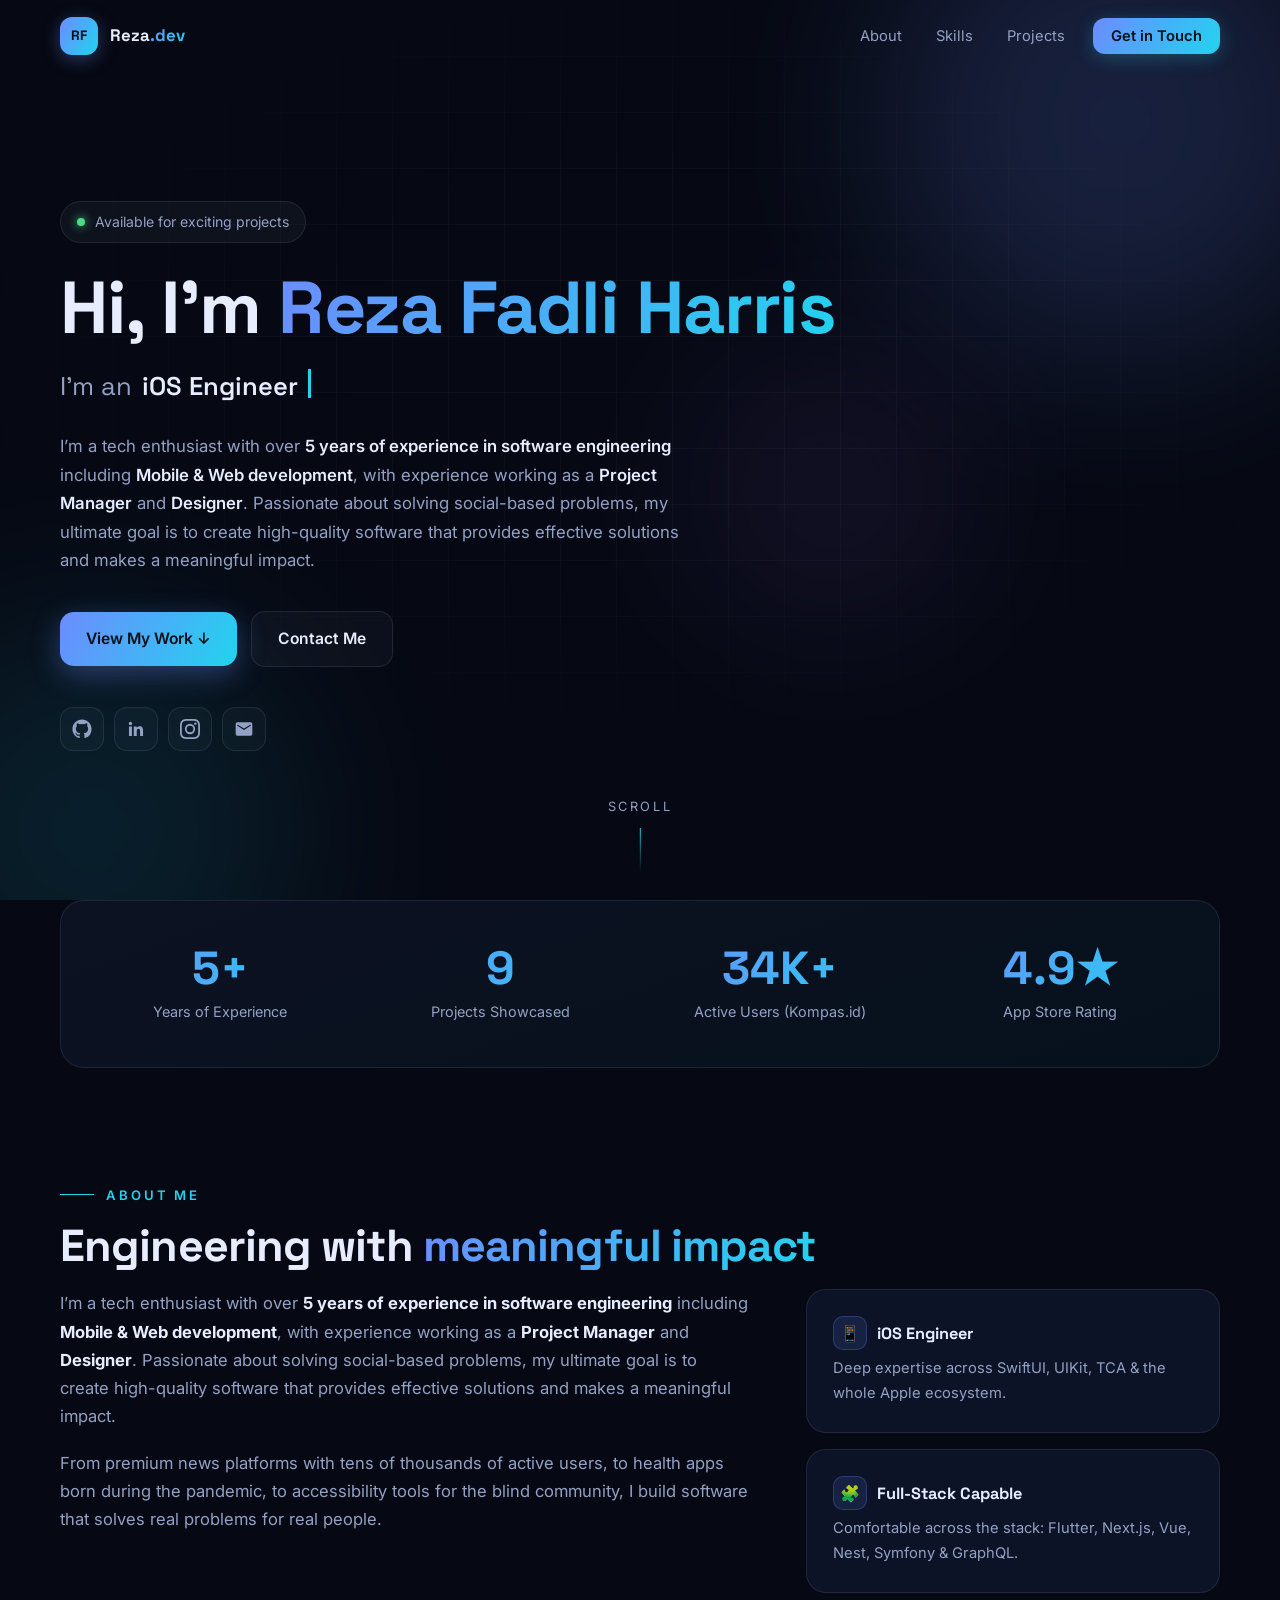
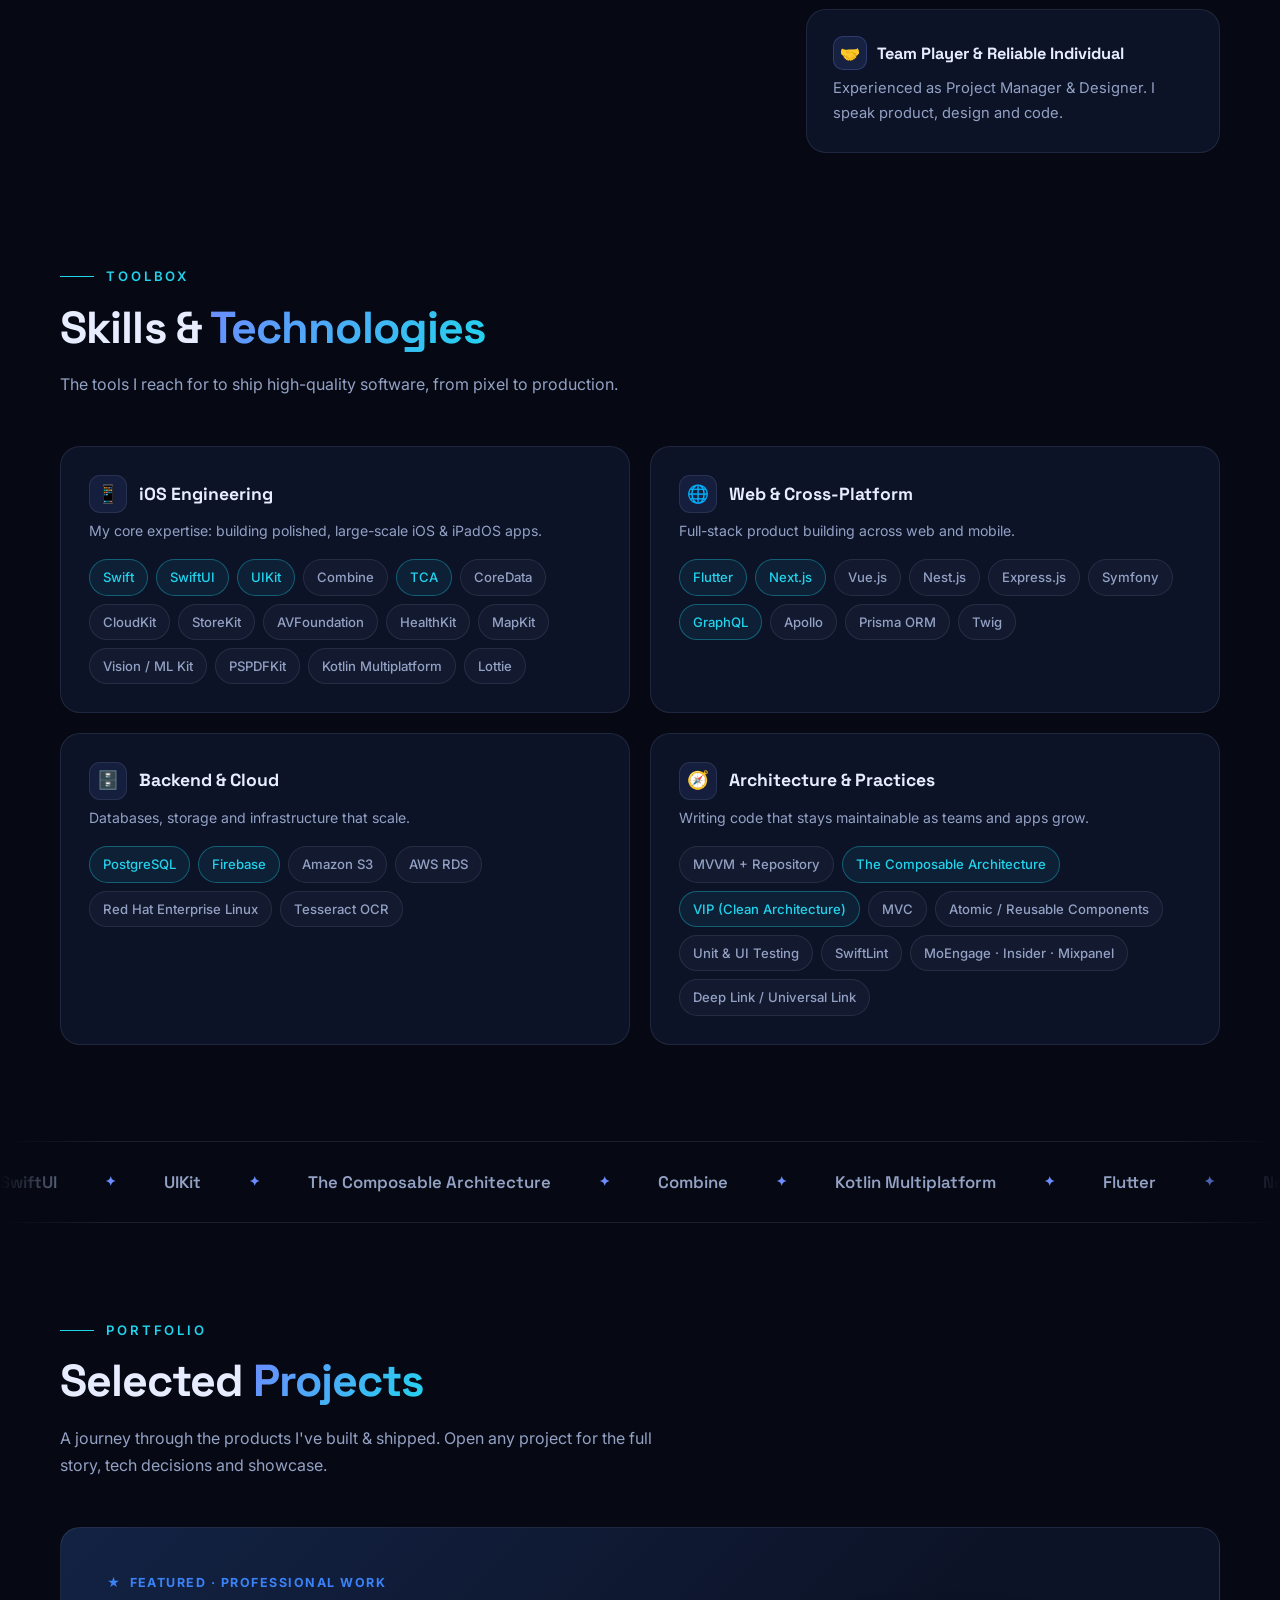
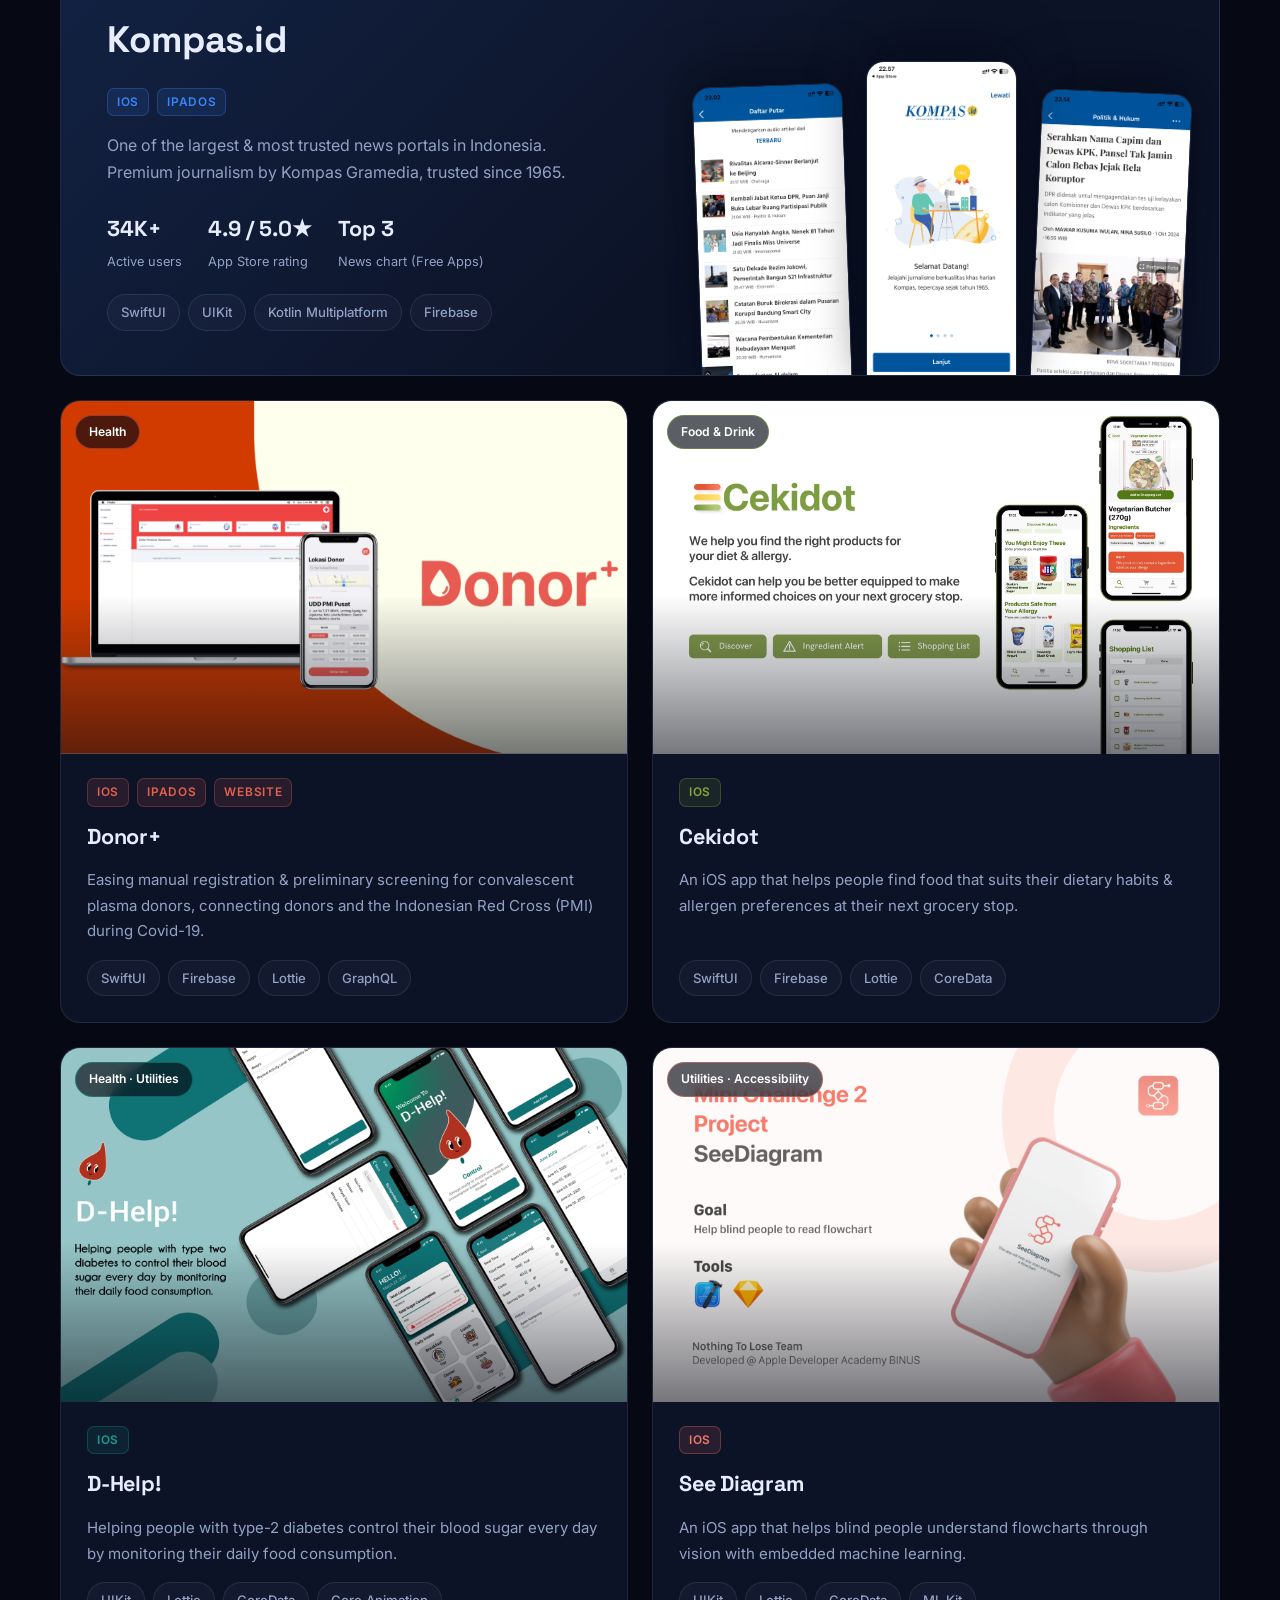
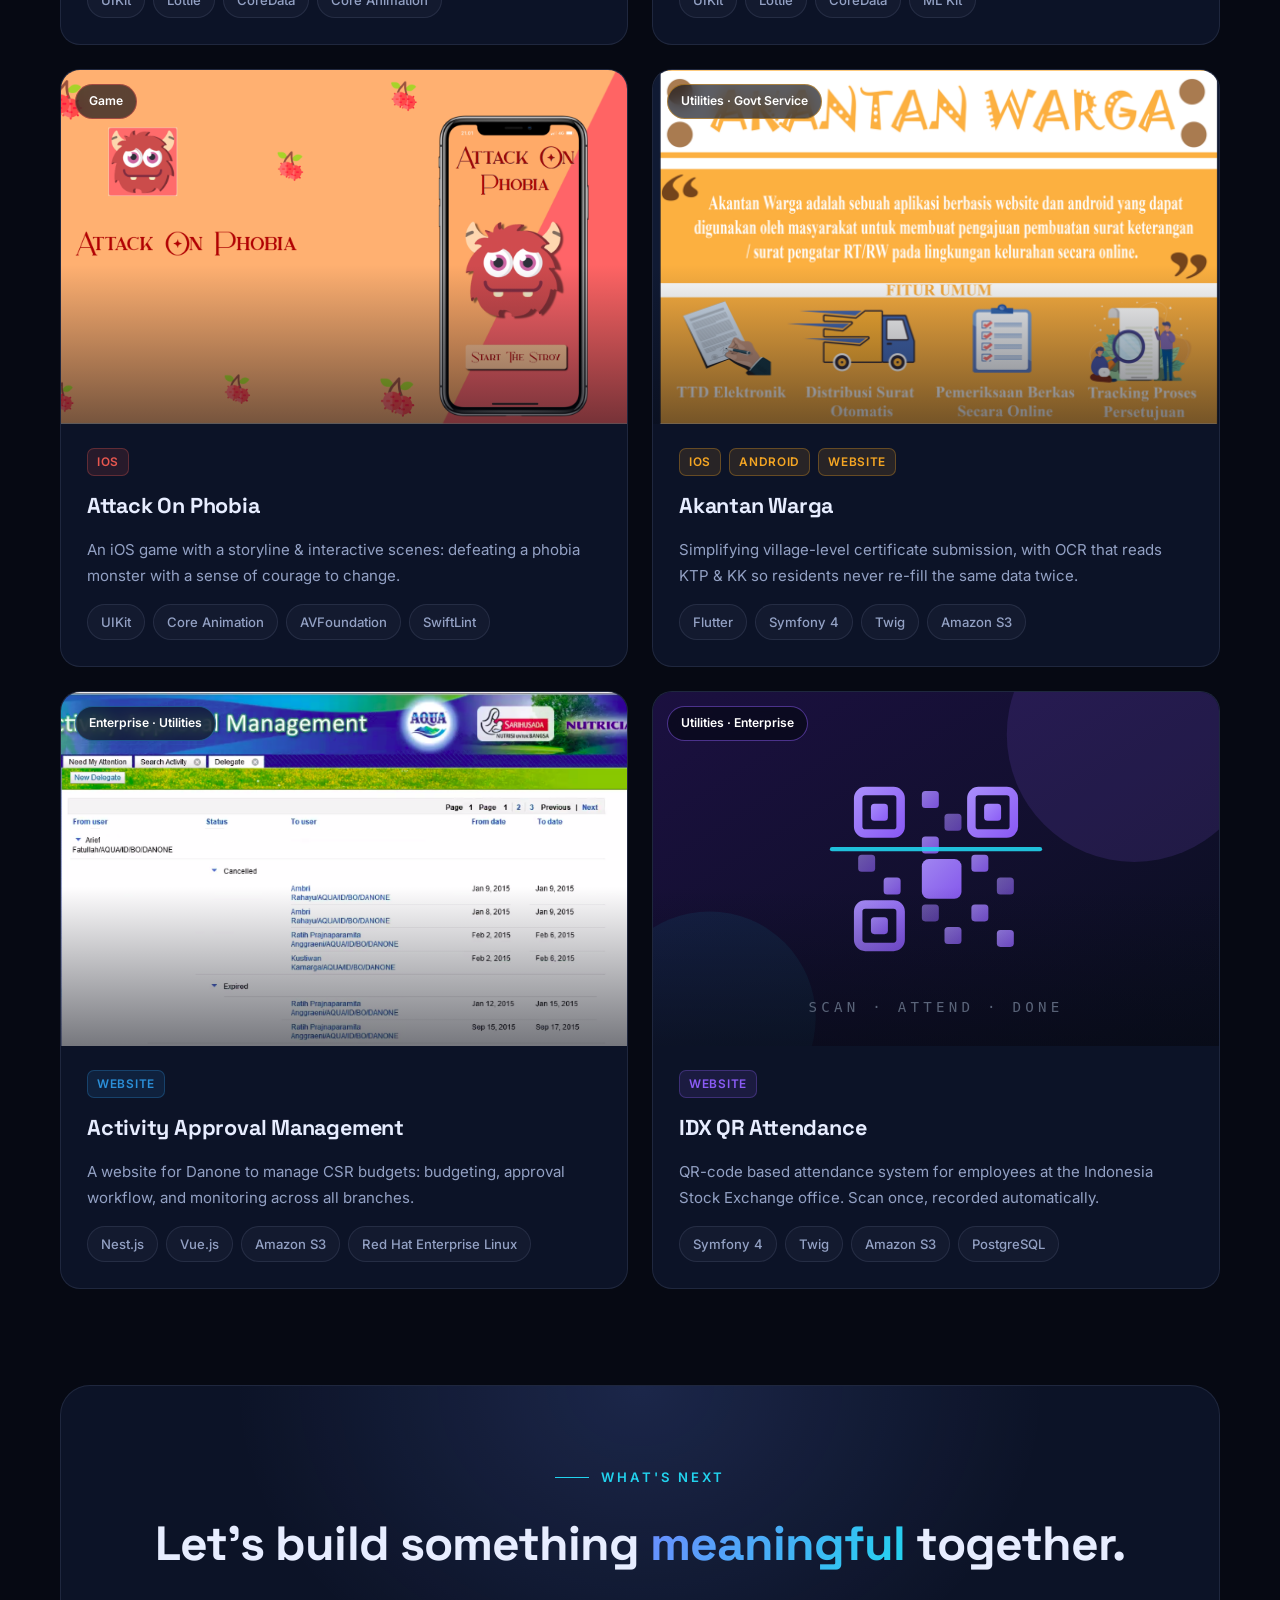
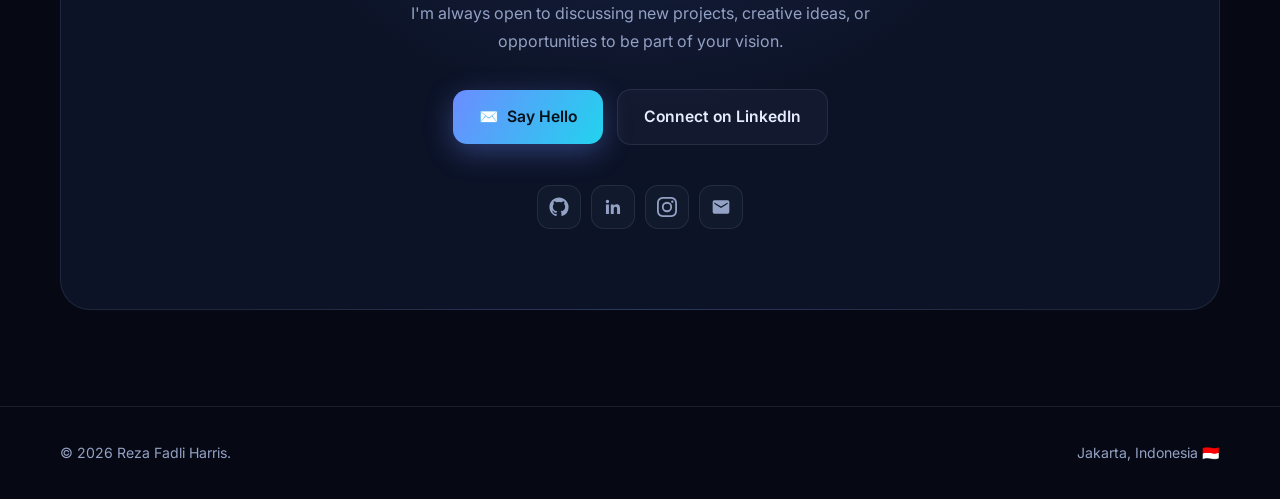
<file: index.html>
<!DOCTYPE html>
<html lang="en">
<head>
  <meta charset="UTF-8" />
  <meta name="viewport" content="width=device-width, initial-scale=1.0" />
  <title>Reza Fadli Harris | iOS Engineer</title>
  <meta name="description" content="Portfolio of Reza Fadli Harris, an iOS Engineer with 5+ years of experience in mobile & web development." />
  <link rel="preconnect" href="https://fonts.googleapis.com" />
  <link rel="preconnect" href="https://fonts.gstatic.com" crossorigin />
  <link href="https://fonts.googleapis.com/css2?family=Space+Grotesk:wght@400;500;600;700&family=Inter:wght@400;500;600;700&display=swap" rel="stylesheet" />
  <link rel="stylesheet" href="shared/style.css" />
  <link rel="icon" href="data:image/svg+xml,<svg xmlns='http://www.w3.org/2000/svg' viewBox='0 0 100 100'><text y='.9em' font-size='90'>🚀</text></svg>" />
</head>
<body>
  <div id="progress"></div>

  <!-- ================= NAV ================= -->
  <header class="nav">
    <div class="wrap">
      <a class="logo" href="index.html">
        <span class="logo-mark">RF</span>
        <span>Reza<span class="grad-text">.dev</span></span>
      </a>
      <nav>
        <ul class="nav-links">
          <li><a href="#about">About</a></li>
          <li><a href="#skills">Skills</a></li>
          <li><a href="#projects">Projects</a></li>
          <li><a href="#contact" class="nav-cta">Get in Touch</a></li>
        </ul>
      </nav>
      <button class="burger" aria-label="Menu"><span></span><span></span><span></span></button>
    </div>
  </header>

  <!-- ================= HERO ================= -->
  <section class="hero" id="top">
    <div class="orb orb-1"></div>
    <div class="orb orb-2"></div>
    <div class="orb orb-3"></div>
    <div class="hero-grid-bg"></div>
    <div class="wrap hero-inner">
      <div class="hero-eyebrow reveal"><span class="dot"></span> Available for exciting projects</div>
      <h1 class="hero-title reveal" data-d="100">Hi, I'm <span class="grad-text">Reza Fadli Harris</span></h1>
      <div class="hero-role reveal" data-d="200"><span>I'm an</span> <span id="role-swap"></span><span class="caret"></span></div>
      <p class="hero-desc reveal" data-d="300" id="hero-summary"></p>
      <div class="btn-row reveal" data-d="400">
        <a class="btn btn-primary" href="#projects">View My Work ↓</a>
        <a class="btn btn-ghost" href="#contact">Contact Me</a>
      </div>
      <div class="socials reveal" data-d="500" id="hero-socials"></div>
    </div>
    <div class="scroll-hint">Scroll</div>
  </section>

  <!-- ================= STATS ================= -->
  <section style="padding-top:0">
    <div class="wrap">
      <div class="stats reveal" id="stats"></div>
    </div>
  </section>

  <!-- ================= ABOUT ================= -->
  <section id="about" style="padding-top:20px">
    <div class="wrap">
      <div class="sec-eyebrow reveal">About Me</div>
      <h2 class="sec-title reveal" data-d="80">Engineering with <span class="grad-text">meaningful impact</span></h2>
      <div class="about-grid">
        <div class="about-text reveal" data-d="150">
          <p id="about-summary"></p>
          <p>From premium news platforms with tens of thousands of active users, to health apps born during the pandemic, to accessibility tools for the blind community, I build software that solves real problems for real people.</p>
        </div>
        <div>
          <div class="fact-card reveal" data-d="150">
            <h4><span class="fact-ico">📱</span> iOS Engineer</h4>
            <p>Deep expertise across SwiftUI, UIKit, TCA & the whole Apple ecosystem.</p>
          </div>
          <div class="fact-card reveal" data-d="250">
            <h4><span class="fact-ico">🧩</span> Full-Stack Capable</h4>
            <p>Comfortable across the stack: Flutter, Next.js, Vue, Nest, Symfony & GraphQL.</p>
          </div>
          <div class="fact-card reveal" data-d="350">
            <h4><span class="fact-ico">🤝</span> Team Player & Reliable Individual</h4>
            <p>Experienced as Project Manager & Designer. I speak product, design and code.</p>
          </div>
        </div>
      </div>
    </div>
  </section>

  <!-- ================= SKILLS ================= -->
  <section id="skills" style="padding-top:0">
    <div class="wrap">
      <div class="sec-eyebrow reveal">Toolbox</div>
      <h2 class="sec-title reveal" data-d="80">Skills & <span class="grad-text">Technologies</span></h2>
      <p class="sec-sub reveal" data-d="140">The tools I reach for to ship high-quality software, from pixel to production.</p>
      <div class="skill-groups" id="skills-grid"></div>
    </div>
  </section>

  <!-- ================= MARQUEE ================= -->
  <div class="marquee"><div class="marquee-track" id="marquee-track"></div></div>

  <!-- ================= PROJECTS ================= -->
  <section id="projects">
    <div class="wrap">
      <div class="sec-eyebrow reveal">Portfolio</div>
      <h2 class="sec-title reveal" data-d="80">Selected <span class="grad-text">Projects</span></h2>
      <p class="sec-sub reveal" data-d="140">A journey through the products I've built & shipped. Open any project for the full story, tech decisions and showcase.</p>
      <div class="proj-grid" id="proj-grid"></div>
    </div>
  </section>

  <!-- ================= CONTACT ================= -->
  <section id="contact" style="padding-top:0">
    <div class="wrap">
      <div class="contact-card reveal">
        <div class="sec-eyebrow" style="justify-content:center">What's Next</div>
        <h2>Let's build something <span class="grad-text">meaningful</span> together.</h2>
        <p>I'm always open to discussing new projects, creative ideas, or opportunities to be part of your vision.</p>
        <div class="btn-row" style="justify-content:center">
          <a class="btn btn-primary" id="contact-email" href="#">✉️ &nbsp;Say Hello</a>
          <a class="btn btn-ghost" id="contact-linkedin" href="#" target="_blank" rel="noopener">Connect on LinkedIn</a>
        </div>
        <div class="socials" style="justify-content:center" id="contact-socials"></div>
      </div>
    </div>
  </section>

  <footer>
    <div class="wrap">
      <span>© <span id="year"></span> Reza Fadli Harris.</span>
      <span>Jakarta, Indonesia 🇮🇩</span>
    </div>
  </footer>

  <script src="shared/data.js"></script>
  <script>const ROOT = "";</script>
  <script src="shared/main.js"></script>
  <script>
    renderCommonSections();

    /* projects → each card links to its own page */
    const grid = document.getElementById("proj-grid");
    PROJECTS.forEach((p, i) => {
      const card = buildCard(p, { href: "project.html?id=" + p.slug, featured: !!p.featured });
      card.dataset.d = (i % 2) * 90;
      grid.appendChild(card);
    });

    bootShared();
  </script>
</body>
</html>
</file>
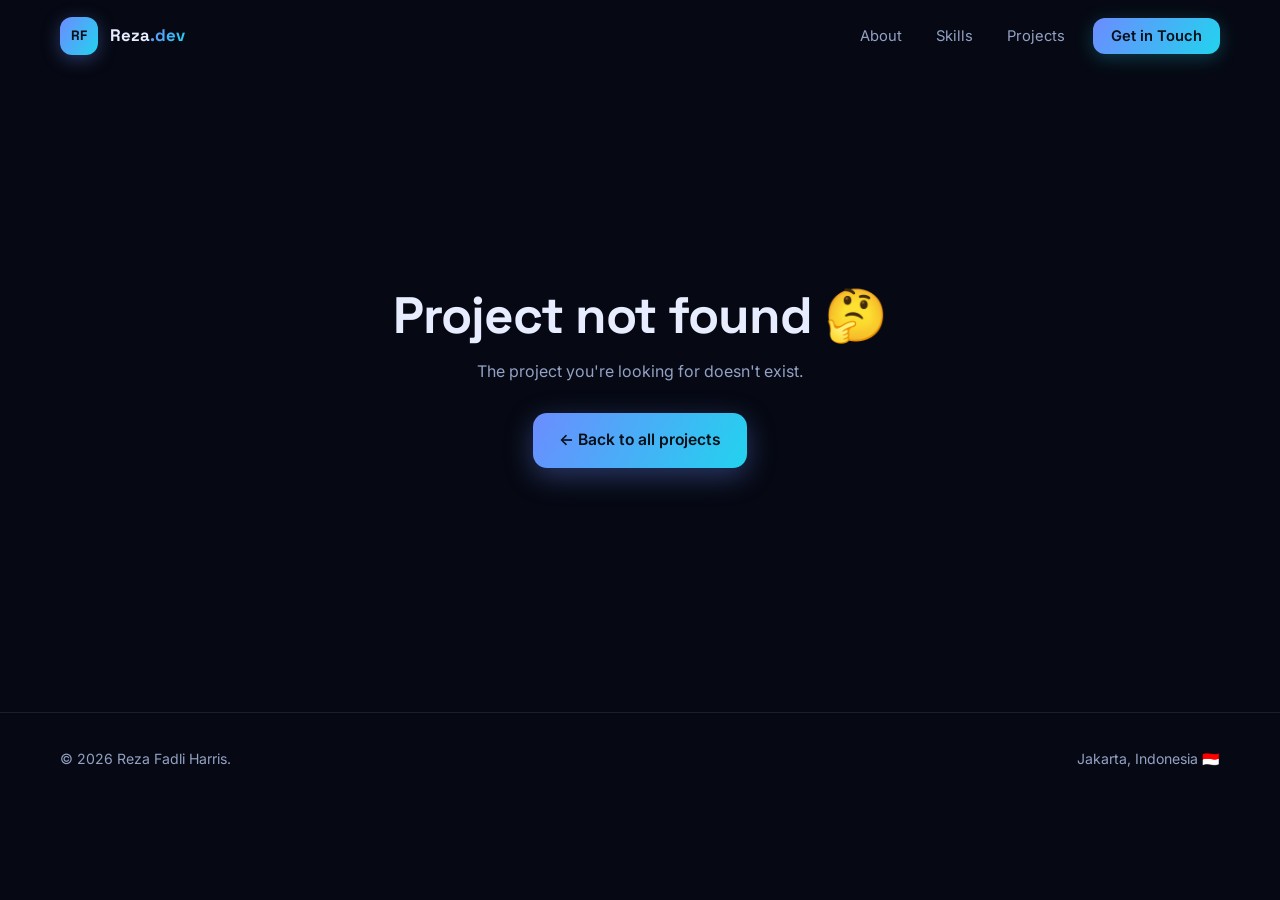
<file: project.html>
<!DOCTYPE html>
<html lang="en">
<head>
  <meta charset="UTF-8" />
  <meta name="viewport" content="width=device-width, initial-scale=1.0" />
  <title>Project | Reza Fadli Harris</title>
  <link rel="preconnect" href="https://fonts.googleapis.com" />
  <link rel="preconnect" href="https://fonts.gstatic.com" crossorigin />
  <link href="https://fonts.googleapis.com/css2?family=Space+Grotesk:wght@400;500;600;700&family=Inter:wght@400;500;600;700&display=swap" rel="stylesheet" />
  <link rel="stylesheet" href="shared/style.css" />
  <link rel="icon" href="data:image/svg+xml,<svg xmlns='http://www.w3.org/2000/svg' viewBox='0 0 100 100'><text y='.9em' font-size='90'>🚀</text></svg>" />
  <style>
    /* project page: layout tweaks for the standalone detail page */
    .detail-page { padding-top: var(--nav-h); }
    .detail-page .detail-hero { padding-top: 64px; }
    .detail-page .detail-hero .wrap-d,
    .detail-page .detail-body { width: min(1160px, 92vw); margin: 0 auto; padding-left: 0; padding-right: 0; }
    .detail-page .detail-body { padding-top: 56px; padding-bottom: 40px; }
    .pn-wrap { width: min(1160px, 92vw); margin: 0 auto; padding: 20px 0 80px; }
    .not-found { min-height: 60vh; display: grid; place-items: center; text-align: center; padding-top: var(--nav-h); }
  </style>
</head>
<body>
  <div id="progress"></div>

  <!-- ================= NAV ================= -->
  <header class="nav">
    <div class="wrap">
      <a class="logo" href="index.html">
        <span class="logo-mark">RF</span>
        <span>Reza<span class="grad-text">.dev</span></span>
      </a>
      <nav>
        <ul class="nav-links">
          <li><a href="index.html#about">About</a></li>
          <li><a href="index.html#skills">Skills</a></li>
          <li><a href="index.html#projects">Projects</a></li>
          <li><a href="index.html#contact" class="nav-cta">Get in Touch</a></li>
        </ul>
      </nav>
      <button class="burger" aria-label="Menu"><span></span><span></span><span></span></button>
    </div>
  </header>

  <main class="detail-page" id="detail-root"></main>

  <div class="pn-wrap">
    <div class="pn-nav" id="pn-nav"></div>
  </div>

  <footer>
    <div class="wrap">
      <span>© <span id="year"></span> Reza Fadli Harris.</span>
      <span>Jakarta, Indonesia 🇮🇩</span>
    </div>
  </footer>

  <script src="shared/data.js"></script>
  <script>const ROOT = "";</script>
  <script src="shared/main.js"></script>
  <script>
    const slug = new URLSearchParams(location.search).get("id");
    const idx = PROJECTS.findIndex((x) => x.slug === slug);
    const root = document.getElementById("detail-root");

    if (idx === -1) {
      root.innerHTML = `
        <div class="not-found">
          <div>
            <h1 class="detail-title">Project not found 🤔</h1>
            <p style="color:var(--muted);margin:14px 0 28px">The project you're looking for doesn't exist.</p>
            <a class="btn btn-primary" href="index.html#projects">← Back to all projects</a>
          </div>
        </div>`;
      document.getElementById("pn-nav").style.display = "none";
    } else {
      const p = PROJECTS[idx];
      document.title = p.name + " | Reza Fadli Harris";
      root.innerHTML = buildDetailHTML(p, { backHref: "index.html#projects" });
      bindGalleries(root, p);

      /* animate detail sections in */
      root.querySelectorAll(".d-section, .d-side-card").forEach((el, i) => {
        el.classList.add("reveal");
        el.dataset.d = Math.min(i * 60, 300);
      });

      /* prev / next navigation */
      const prev = PROJECTS[(idx - 1 + PROJECTS.length) % PROJECTS.length];
      const next = PROJECTS[(idx + 1) % PROJECTS.length];
      document.getElementById("pn-nav").innerHTML = `
        <a class="pn-link reveal" href="project.html?id=${prev.slug}">
          <small>← Previous Project</small>
          <b>${prev.name}</b>
        </a>
        <a class="pn-link next reveal" href="project.html?id=${next.slug}">
          <small>Next Project →</small>
          <b>${next.name}</b>
        </a>`;
    }

    bootShared();
    initReveal(document);
  </script>
</body>
</html>
</file>
<file: shared/style.css>
/* ============================================================
   Reza Fadli Harris | Portfolio Design System
   ============================================================ */

:root {
  --bg: #060913;
  --bg-2: #0a0f1f;
  --card: #0c1327;
  --card-2: #101a33;
  --line: rgba(148, 163, 200, 0.14);
  --text: #e7edff;
  --muted: #93a1c4;
  --accent: #6c8cff;
  --accent-2: #22d3ee;
  --grad: linear-gradient(120deg, #6c8cff, #22d3ee);
  --font-display: "Space Grotesk", "SF Pro Display", -apple-system, BlinkMacSystemFont, sans-serif;
  --font-body: "Inter", "SF Pro Text", -apple-system, BlinkMacSystemFont, sans-serif;
  --radius: 20px;
  --nav-h: 72px;
  --pc: var(--accent); /* per-project accent, overridden inline */
}

* { margin: 0; padding: 0; box-sizing: border-box; }

html { scroll-behavior: smooth; }

body {
  background: var(--bg);
  color: var(--text);
  font-family: var(--font-body);
  font-size: 16px;
  line-height: 1.7;
  -webkit-font-smoothing: antialiased;
  overflow-x: hidden;
}

img { max-width: 100%; display: block; }
a { color: inherit; text-decoration: none; }
button { font: inherit; color: inherit; background: none; border: none; cursor: pointer; }

::selection { background: rgba(108, 140, 255, 0.35); }

.wrap { width: min(1160px, 92vw); margin: 0 auto; }

/* ---------- scroll progress ---------- */
#progress {
  position: fixed; top: 0; left: 0; height: 3px; width: 0%;
  background: var(--grad); z-index: 200; border-radius: 0 3px 3px 0;
  transition: width 0.1s linear;
}

/* ---------- nav ---------- */
.nav {
  position: fixed; top: 0; left: 0; right: 0; z-index: 100;
  height: var(--nav-h);
  display: flex; align-items: center;
  transition: background 0.3s, border-color 0.3s, backdrop-filter 0.3s;
  border-bottom: 1px solid transparent;
}
.nav.scrolled {
  background: rgba(6, 9, 19, 0.75);
  backdrop-filter: blur(18px);
  -webkit-backdrop-filter: blur(18px);
  border-bottom-color: var(--line);
}
.nav .wrap { display: flex; align-items: center; justify-content: space-between; }
.logo { display: flex; align-items: center; gap: 12px; font-family: var(--font-display); font-weight: 700; font-size: 1.05rem; }
.logo-mark {
  width: 38px; height: 38px; border-radius: 12px;
  background: var(--grad);
  display: grid; place-items: center;
  color: #061018; font-size: 0.85rem; font-weight: 700; letter-spacing: 0.02em;
  box-shadow: 0 4px 18px rgba(108, 140, 255, 0.35);
}
.nav-links { display: flex; align-items: center; gap: 6px; list-style: none; }
.nav-links a {
  padding: 8px 14px; border-radius: 10px; font-size: 0.92rem; color: var(--muted);
  transition: color 0.2s, background 0.2s;
}
.nav-links a:hover { color: var(--text); background: rgba(148, 163, 200, 0.08); }
.nav-cta {
  margin-left: 8px; padding: 9px 18px !important; border-radius: 12px !important;
  background: var(--grad); color: #061018 !important; font-weight: 600;
  box-shadow: 0 4px 18px rgba(34, 211, 238, 0.25);
}
.nav-cta:hover { filter: brightness(1.1); }
.burger { display: none; flex-direction: column; gap: 5px; padding: 8px; }
.burger span { width: 22px; height: 2px; background: var(--text); border-radius: 2px; transition: 0.3s; }

/* ---------- hero ---------- */
.hero {
  position: relative; min-height: 100svh;
  display: flex; align-items: center;
  padding: calc(var(--nav-h) + 40px) 0 60px;
  overflow: hidden;
}
.orb { position: absolute; border-radius: 50%; filter: blur(90px); opacity: 0.5; pointer-events: none; }
.orb-1 { width: 480px; height: 480px; background: rgba(108, 140, 255, 0.35); top: -120px; right: -80px; animation: drift1 14s ease-in-out infinite alternate; }
.orb-2 { width: 420px; height: 420px; background: rgba(34, 211, 238, 0.22); bottom: -140px; left: -120px; animation: drift2 18s ease-in-out infinite alternate; }
.orb-3 { width: 260px; height: 260px; background: rgba(167, 108, 255, 0.2); top: 40%; left: 55%; animation: drift1 22s ease-in-out infinite alternate-reverse; }
@keyframes drift1 { to { transform: translate(-60px, 60px) scale(1.15); } }
@keyframes drift2 { to { transform: translate(70px, -50px) scale(1.1); } }

.hero-grid-bg {
  position: absolute; inset: 0; pointer-events: none;
  background-image:
    linear-gradient(rgba(148,163,200,0.05) 1px, transparent 1px),
    linear-gradient(90deg, rgba(148,163,200,0.05) 1px, transparent 1px);
  background-size: 56px 56px;
  mask-image: radial-gradient(ellipse 70% 60% at 50% 40%, black 30%, transparent 75%);
  -webkit-mask-image: radial-gradient(ellipse 70% 60% at 50% 40%, black 30%, transparent 75%);
}

.hero-inner { position: relative; z-index: 2; }
.hero-eyebrow {
  display: inline-flex; align-items: center; gap: 10px;
  padding: 8px 16px; border-radius: 999px;
  border: 1px solid var(--line); background: rgba(148, 163, 200, 0.06);
  font-size: 0.88rem; color: var(--muted); margin-bottom: 26px;
}
.hero-eyebrow .dot {
  width: 8px; height: 8px; border-radius: 50%; background: #4ade80;
  box-shadow: 0 0 10px #4ade80; animation: pulse 2s infinite;
}
@keyframes pulse { 50% { opacity: 0.4; } }

h1.hero-title {
  font-family: var(--font-display);
  font-size: clamp(2.6rem, 6.4vw, 4.6rem);
  line-height: 1.06; letter-spacing: -0.02em; font-weight: 700;
  margin-bottom: 18px;
}
.grad-text {
  background: var(--grad);
  -webkit-background-clip: text; background-clip: text;
  -webkit-text-fill-color: transparent; color: transparent;
}
.hero-role {
  font-family: var(--font-display);
  font-size: clamp(1.15rem, 2.6vw, 1.6rem);
  color: var(--muted); margin-bottom: 24px; min-height: 1.6em;
  display: flex; align-items: baseline; gap: 10px; flex-wrap: wrap;
}
#role-swap { color: var(--text); font-weight: 600; position: relative; }
#role-swap.swap-out { animation: roleOut 0.35s forwards; }
#role-swap.swap-in { animation: roleIn 0.35s forwards; }
@keyframes roleOut { to { opacity: 0; transform: translateY(-12px); filter: blur(4px); } }
@keyframes roleIn { from { opacity: 0; transform: translateY(12px); filter: blur(4px); } to { opacity: 1; transform: none; filter: none; } }
.caret { display: inline-block; width: 3px; height: 1.1em; background: var(--accent-2); animation: blink 1s steps(1) infinite; transform: translateY(3px); }
@keyframes blink { 50% { opacity: 0; } }

.hero-desc { max-width: 640px; color: var(--muted); font-size: 1.05rem; margin-bottom: 36px; }
.hero-desc strong { color: var(--text); font-weight: 600; }

.btn-row { display: flex; gap: 14px; flex-wrap: wrap; align-items: center; }
.btn {
  display: inline-flex; align-items: center; gap: 10px;
  padding: 14px 26px; border-radius: 14px; font-weight: 600; font-size: 0.98rem;
  transition: transform 0.25s, box-shadow 0.25s, background 0.25s, border-color 0.25s;
}
.btn-primary { background: var(--grad); color: #061018; box-shadow: 0 8px 28px rgba(108, 140, 255, 0.35); }
.btn-primary:hover { transform: translateY(-3px); box-shadow: 0 14px 36px rgba(108, 140, 255, 0.45); }
.btn-ghost { border: 1px solid var(--line); color: var(--text); background: rgba(148, 163, 200, 0.05); }
.btn-ghost:hover { transform: translateY(-3px); border-color: rgba(148, 163, 200, 0.35); background: rgba(148, 163, 200, 0.1); }

.socials { display: flex; gap: 10px; margin-top: 40px; }
.socials a {
  width: 44px; height: 44px; border-radius: 13px; display: grid; place-items: center;
  border: 1px solid var(--line); color: var(--muted); background: rgba(148, 163, 200, 0.04);
  transition: 0.25s;
}
.socials a:hover { color: var(--text); border-color: var(--accent); transform: translateY(-3px); box-shadow: 0 8px 20px rgba(108, 140, 255, 0.2); }
.socials svg { width: 20px; height: 20px; fill: currentColor; }

.scroll-hint {
  position: absolute; bottom: 28px; left: 50%; transform: translateX(-50%);
  color: var(--muted); font-size: 0.8rem; letter-spacing: 0.2em; text-transform: uppercase;
  display: flex; flex-direction: column; align-items: center; gap: 10px; z-index: 2;
}
.scroll-hint::after {
  content: ""; width: 1px; height: 44px;
  background: linear-gradient(var(--accent-2), transparent);
  animation: scrollLine 2s ease-in-out infinite;
}
@keyframes scrollLine { 0% { transform: scaleY(0); transform-origin: top; } 50% { transform: scaleY(1); transform-origin: top; } 51% { transform-origin: bottom; } 100% { transform: scaleY(0); transform-origin: bottom; } }

/* ---------- reveal on scroll ---------- */
.reveal { opacity: 0; transform: translateY(28px); transition: opacity 0.7s ease, transform 0.7s ease; }
.reveal.in { opacity: 1; transform: none; }

/* ---------- sections ---------- */
section { padding: 96px 0; position: relative; }
.sec-eyebrow {
  font-size: 0.82rem; font-weight: 600; letter-spacing: 0.22em; text-transform: uppercase;
  color: var(--accent-2); margin-bottom: 14px; display: flex; align-items: center; gap: 12px;
}
.sec-eyebrow::before { content: ""; width: 34px; height: 1px; background: var(--accent-2); }
h2.sec-title {
  font-family: var(--font-display); font-weight: 700;
  font-size: clamp(1.9rem, 4vw, 2.8rem); letter-spacing: -0.02em; line-height: 1.15;
  margin-bottom: 18px;
}
.sec-sub { color: var(--muted); max-width: 620px; margin-bottom: 48px; }

/* ---------- stats ---------- */
.stats {
  display: grid; grid-template-columns: repeat(4, 1fr); gap: 18px;
  border: 1px solid var(--line); border-radius: 24px;
  background: linear-gradient(160deg, rgba(108,140,255,0.07), rgba(34,211,238,0.04));
  padding: 34px 28px;
}
.stat { text-align: center; padding: 8px; }
.stat-num {
  font-family: var(--font-display); font-weight: 700;
  font-size: clamp(1.9rem, 4vw, 2.9rem); line-height: 1.1;
  background: var(--grad); -webkit-background-clip: text; background-clip: text; -webkit-text-fill-color: transparent;
}
.stat-label { color: var(--muted); font-size: 0.9rem; margin-top: 6px; }

/* ---------- about ---------- */
.about-grid { display: grid; grid-template-columns: 1.25fr 0.75fr; gap: 56px; align-items: start; }
.about-text p { color: var(--muted); margin-bottom: 18px; font-size: 1.04rem; }
.about-text strong { color: var(--text); }
.fact-card {
  border: 1px solid var(--line); border-radius: var(--radius);
  background: var(--card); padding: 26px; margin-bottom: 16px;
  transition: transform 0.3s, border-color 0.3s;
}
.fact-card:hover { transform: translateY(-4px); border-color: rgba(108, 140, 255, 0.4); }
.fact-card h4 { font-family: var(--font-display); font-size: 1.02rem; margin-bottom: 6px; display: flex; align-items: center; gap: 10px; }
.fact-card p { color: var(--muted); font-size: 0.92rem; }
.fact-ico {
  width: 34px; height: 34px; border-radius: 10px; display: grid; place-items: center; font-size: 1rem;
  background: rgba(108, 140, 255, 0.12); border: 1px solid rgba(108, 140, 255, 0.25);
}

/* ---------- skills ---------- */
.skill-groups { display: grid; grid-template-columns: repeat(2, 1fr); gap: 20px; }
.skill-card {
  border: 1px solid var(--line); border-radius: var(--radius); background: var(--card);
  padding: 28px; transition: transform 0.3s, border-color 0.3s, box-shadow 0.3s;
}
.skill-card:hover { transform: translateY(-5px); border-color: rgba(34, 211, 238, 0.35); box-shadow: 0 16px 40px rgba(3, 8, 20, 0.6); }
.skill-card h3 { font-family: var(--font-display); font-size: 1.1rem; margin-bottom: 6px; display: flex; align-items: center; gap: 12px; }
.skill-card .skill-ico { width: 38px; height: 38px; border-radius: 11px; display: grid; place-items: center; font-size: 1.1rem; background: rgba(108,140,255,0.1); border: 1px solid var(--line); }
.skill-card p.skill-note { color: var(--muted); font-size: 0.88rem; margin-bottom: 16px; }
.chips { display: flex; flex-wrap: wrap; gap: 8px; }
.chip {
  padding: 6px 13px; border-radius: 999px; font-size: 0.82rem; font-weight: 500;
  border: 1px solid var(--line); color: var(--muted); background: rgba(148, 163, 200, 0.05);
  transition: 0.2s;
}
.chip:hover { color: var(--text); border-color: var(--accent); background: rgba(108, 140, 255, 0.1); }
.chip.hl { color: var(--accent-2); border-color: rgba(34, 211, 238, 0.35); background: rgba(34, 211, 238, 0.07); }

/* ---------- marquee ---------- */
.marquee { overflow: hidden; padding: 26px 0; border-top: 1px solid var(--line); border-bottom: 1px solid var(--line); mask-image: linear-gradient(90deg, transparent, black 8%, black 92%, transparent); -webkit-mask-image: linear-gradient(90deg, transparent, black 8%, black 92%, transparent); }
.marquee-track { display: flex; gap: 48px; width: max-content; animation: marquee 36s linear infinite; }
.marquee:hover .marquee-track { animation-play-state: paused; }
.marquee-track span { font-family: var(--font-display); font-weight: 600; font-size: 1.05rem; color: var(--muted); display: flex; align-items: center; gap: 48px; white-space: nowrap; }
.marquee-track span::after { content: "✦"; color: var(--accent); font-size: 0.8rem; }
@keyframes marquee { to { transform: translateX(-50%); } }

/* ---------- projects grid ---------- */
.proj-grid { display: grid; grid-template-columns: repeat(2, 1fr); gap: 24px; }

.pcard {
  position: relative; display: flex; flex-direction: column;
  border: 1px solid var(--line); border-radius: var(--radius); overflow: hidden;
  background: var(--card); text-align: left; width: 100%;
  transition: transform 0.35s ease, border-color 0.35s, box-shadow 0.35s;
  cursor: pointer;
}
.pcard:hover { transform: translateY(-7px); border-color: color-mix(in srgb, var(--pc) 55%, transparent); box-shadow: 0 24px 60px rgba(2, 6, 16, 0.7), 0 0 0 1px color-mix(in srgb, var(--pc) 25%, transparent); }
.pcard-cover { position: relative; aspect-ratio: 16 / 10; overflow: hidden; background: var(--card-2); }
.pcard-cover img { width: 100%; height: 100%; object-fit: cover; object-position: var(--cover-pos, center); transition: transform 0.6s ease; }
.pcard:hover .pcard-cover img { transform: scale(1.06); }
.pcard-cover::after {
  content: ""; position: absolute; inset: 0;
  background: linear-gradient(180deg, transparent 55%, rgba(6, 9, 19, 0.55));
  pointer-events: none;
}
.pcard-cat {
  position: absolute; top: 14px; left: 14px; z-index: 2;
  padding: 6px 13px; border-radius: 999px; font-size: 0.76rem; font-weight: 600;
  background: rgba(6, 9, 19, 0.65); backdrop-filter: blur(8px); -webkit-backdrop-filter: blur(8px);
  border: 1px solid color-mix(in srgb, var(--pc) 50%, transparent); color: #fff;
}
.pcard-body { padding: 24px 26px 26px; display: flex; flex-direction: column; gap: 12px; flex: 1; }
.pcard-plat { display: flex; gap: 8px; flex-wrap: wrap; }
.plat-tag { font-size: 0.74rem; font-weight: 600; letter-spacing: 0.06em; text-transform: uppercase; color: var(--pc); background: color-mix(in srgb, var(--pc) 12%, transparent); border: 1px solid color-mix(in srgb, var(--pc) 30%, transparent); border-radius: 7px; padding: 3px 9px; }
.pcard h3 { font-family: var(--font-display); font-size: 1.35rem; letter-spacing: -0.01em; display: flex; align-items: center; gap: 10px; }
.pcard h3 .arrow { margin-left: auto; opacity: 0; transform: translateX(-8px); transition: 0.3s; color: var(--pc); }
.pcard:hover h3 .arrow { opacity: 1; transform: none; }
.pcard p.pdesc { color: var(--muted); font-size: 0.94rem; flex: 1; }
.pcard .chips { margin-top: 4px; }

/* featured card */
.pcard.featured { grid-column: 1 / -1; flex-direction: row; align-items: stretch; min-height: 420px; background: linear-gradient(135deg, color-mix(in srgb, var(--pc) 14%, var(--card)), var(--card) 60%); }
.pcard.featured .feat-left { flex: 1.05; padding: 44px 46px; display: flex; flex-direction: column; gap: 16px; justify-content: center; }
.pcard.featured .feat-badge { display: inline-flex; align-items: center; gap: 8px; align-self: flex-start; font-size: 0.78rem; font-weight: 700; letter-spacing: 0.12em; text-transform: uppercase; color: var(--pc); }
.pcard.featured .feat-badge::before { content: "★"; }
.pcard.featured h3 { font-size: clamp(1.7rem, 3vw, 2.3rem); }
.pcard.featured .pdesc { font-size: 1rem; max-width: 480px; }
.feat-stats { display: flex; gap: 26px; margin-top: 8px; flex-wrap: wrap; }
.feat-stat b { font-family: var(--font-display); font-size: 1.35rem; display: block; color: var(--text); }
.feat-stat span { font-size: 0.8rem; color: var(--muted); }
.feat-right { flex: 1; position: relative; display: flex; align-items: flex-end; justify-content: center; gap: 18px; padding: 40px 34px 0; overflow: hidden; }
.feat-right img {
  width: 31%; border-radius: 18px 18px 0 0; border: 1px solid var(--line); border-bottom: none;
  box-shadow: 0 -10px 50px rgba(2, 6, 16, 0.6); transition: transform 0.5s ease;
}
.feat-right img:nth-child(1) { transform: translateY(34px) rotate(-2deg); }
.feat-right img:nth-child(2) { transform: translateY(10px); z-index: 2; }
.feat-right img:nth-child(3) { transform: translateY(40px) rotate(2.5deg); }
.pcard.featured:hover .feat-right img { transform: translateY(6px); }
.pcard.featured:hover .feat-right img:nth-child(2) { transform: translateY(-6px); }

/* ---------- project detail page ---------- */
.detail-hero {
  position: relative; padding: 52px 0 40px; overflow: hidden;
  background:
    radial-gradient(60% 90% at 80% 0%, color-mix(in srgb, var(--pc) 22%, transparent), transparent 70%),
    radial-gradient(50% 80% at 10% 100%, color-mix(in srgb, var(--pc) 10%, transparent), transparent 70%);
  border-bottom: 1px solid var(--line);
}
.detail-hero .wrap-d { padding: 0 44px; }
.back-link { display: inline-flex; align-items: center; gap: 8px; color: var(--muted); font-size: 0.9rem; margin-bottom: 26px; transition: 0.2s; }
.back-link:hover { color: var(--text); transform: translateX(-3px); }
.detail-meta { display: flex; gap: 10px; flex-wrap: wrap; margin-bottom: 18px; }
.detail-title { font-family: var(--font-display); font-size: clamp(2rem, 5vw, 3.2rem); letter-spacing: -0.02em; line-height: 1.08; margin-bottom: 14px; }
.detail-tagline { color: var(--muted); font-size: 1.08rem; max-width: 700px; }

.detail-body { padding: 44px; display: grid; gap: 44px; }
/* prevent wide children (e.g. the horizontal phone strip) from blowing out the grid track */
.detail-body > * { min-width: 0; }
.d-section h3 {
  font-family: var(--font-display); font-size: 1.3rem; margin-bottom: 16px;
  display: flex; align-items: center; gap: 12px;
}
.d-section h3::before { content: ""; width: 22px; height: 3px; border-radius: 3px; background: var(--pc); }
.d-section p { color: var(--muted); margin-bottom: 14px; max-width: 820px; }
.d-section h4 { font-family: var(--font-display); font-size: 1.05rem; margin: 20px 0 10px; color: var(--text); }

.d-cols { display: grid; grid-template-columns: 1fr 320px; gap: 44px; align-items: start; }
.d-cols > * { min-width: 0; }
.d-side { display: grid; gap: 16px; position: sticky; top: calc(var(--nav-h) + 20px); }
.d-side-card { border: 1px solid var(--line); border-radius: 16px; background: var(--card-2); padding: 22px; }
.d-side-card h5 { font-size: 0.78rem; letter-spacing: 0.16em; text-transform: uppercase; color: var(--muted); margin-bottom: 12px; }
.d-side-card .val { font-weight: 600; font-size: 0.95rem; }

.contrib-list { display: grid; grid-template-columns: 1fr 1fr; gap: 12px; list-style: none; }
.contrib-list li {
  position: relative; padding: 16px 18px 16px 44px; border: 1px solid var(--line);
  border-radius: 14px; background: var(--card-2); color: var(--muted); font-size: 0.92rem;
  transition: border-color 0.25s, transform 0.25s;
}
.contrib-list li:hover { border-color: color-mix(in srgb, var(--pc) 45%, transparent); transform: translateX(3px); }
.contrib-list li::before {
  content: "✓"; position: absolute; left: 15px; top: 15px;
  width: 20px; height: 20px; border-radius: 7px; display: grid; place-items: center;
  font-size: 0.7rem; font-weight: 700; color: #061018; background: var(--pc);
}
ul.plain-list { list-style: none; display: grid; gap: 10px; }
ul.plain-list li { position: relative; padding-left: 24px; color: var(--muted); font-size: 0.95rem; }
ul.plain-list li::before { content: "→"; position: absolute; left: 0; color: var(--pc); font-weight: 600; }

.impact-row { display: grid; grid-template-columns: repeat(auto-fit, minmax(220px, 1fr)); gap: 14px; }
.impact-card {
  border: 1px solid color-mix(in srgb, var(--pc) 30%, transparent); border-radius: 16px;
  background: color-mix(in srgb, var(--pc) 7%, var(--card)); padding: 20px 22px;
  color: var(--text); font-size: 0.94rem; font-weight: 500;
}

/* galleries */
.gallery-grid { display: grid; grid-template-columns: repeat(auto-fill, minmax(230px, 1fr)); gap: 14px; }
.g-item {
  border: 1px solid var(--line); border-radius: 14px; overflow: hidden; background: var(--card-2);
  aspect-ratio: 4 / 3; cursor: zoom-in; position: relative; padding: 0;
}
.g-item.tall { aspect-ratio: 3 / 4; grid-row: span 2; }
.g-item img { width: 100%; height: 100%; object-fit: cover; object-position: top; transition: transform 0.5s; }
.g-item:hover img { transform: scale(1.05); }

.phone-strip { display: flex; gap: 16px; max-width: 100%; overflow-x: auto; padding: 6px 2px 18px; scroll-snap-type: x mandatory; scrollbar-width: thin; scrollbar-color: rgba(148,163,200,0.3) transparent; }
.phone-strip .g-item {
  flex: 0 0 auto; width: 208px; aspect-ratio: 1170 / 2532; scroll-snap-align: start;
  border-radius: 22px; border: 1px solid rgba(148,163,200,0.25);
}
.phone-strip .g-item img { object-position: center; }

/* prev / next */
.pn-nav { display: grid; grid-template-columns: 1fr 1fr; gap: 14px; }
.pn-link {
  border: 1px solid var(--line); border-radius: 16px; padding: 20px 24px; background: var(--card);
  display: flex; flex-direction: column; gap: 4px; transition: 0.25s;
}
.pn-link:hover { border-color: var(--accent); transform: translateY(-3px); }
.pn-link.next { text-align: right; align-items: flex-end; }
.pn-link small { color: var(--muted); font-size: 0.78rem; letter-spacing: 0.1em; text-transform: uppercase; }
.pn-link b { font-family: var(--font-display); font-size: 1.05rem; }

/* ---------- shared overlay helpers ---------- */
@keyframes fadeIn { from { opacity: 0; } }
@keyframes panelUp { from { opacity: 0; transform: translateY(44px) scale(0.98); } }
body.no-scroll { overflow: hidden; }

/* ---------- lightbox ---------- */
.lightbox { position: fixed; inset: 0; z-index: 300; display: none; align-items: center; justify-content: center; }
.lightbox.open { display: flex; }
.lb-backdrop { position: absolute; inset: 0; background: rgba(2, 4, 10, 0.92); backdrop-filter: blur(6px); -webkit-backdrop-filter: blur(6px); animation: fadeIn 0.25s; }
.lightbox img { position: relative; z-index: 2; max-width: 90vw; max-height: 86vh; border-radius: 14px; box-shadow: 0 30px 90px rgba(0,0,0,0.7); animation: panelUp 0.3s cubic-bezier(0.2,0.8,0.25,1); }
.lb-btn {
  position: absolute; z-index: 3; top: 50%; transform: translateY(-50%);
  width: 48px; height: 48px; border-radius: 14px; display: grid; place-items: center;
  background: rgba(10, 15, 31, 0.75); border: 1px solid var(--line); color: var(--text); font-size: 1.2rem;
  transition: 0.2s;
}
.lb-btn:hover { border-color: var(--accent); background: rgba(108, 140, 255, 0.2); }
.lb-prev { left: 22px; } .lb-next { right: 22px; }
.lb-close { position: absolute; z-index: 3; top: 20px; right: 22px; width: 44px; height: 44px; border-radius: 12px; display: grid; place-items: center; background: rgba(10,15,31,0.75); border: 1px solid var(--line); color: var(--text); transition: 0.2s; }
.lb-close:hover { border-color: #f87171; color: #f87171; }
.lb-count { position: absolute; z-index: 3; bottom: 22px; left: 50%; transform: translateX(-50%); font-size: 0.85rem; color: var(--muted); background: rgba(10,15,31,0.75); border: 1px solid var(--line); padding: 6px 16px; border-radius: 999px; }

/* ---------- contact ---------- */
.contact-card {
  position: relative; overflow: hidden; text-align: center;
  border: 1px solid var(--line); border-radius: 30px; padding: 80px 30px;
  background:
    radial-gradient(50% 90% at 50% 0%, rgba(108, 140, 255, 0.16), transparent 70%),
    var(--card);
}
.contact-card h2 { font-family: var(--font-display); font-size: clamp(1.9rem, 4.4vw, 3rem); letter-spacing: -0.02em; margin-bottom: 16px; }
.contact-card p { color: var(--muted); max-width: 520px; margin: 0 auto 34px; }

footer { border-top: 1px solid var(--line); padding: 34px 0; }
footer .wrap { display: flex; align-items: center; justify-content: space-between; gap: 16px; flex-wrap: wrap; color: var(--muted); font-size: 0.88rem; }

/* ---------- responsive ---------- */
@media (max-width: 960px) {
  .about-grid, .d-cols { grid-template-columns: 1fr; }
  .d-side { position: static; }
  .skill-groups { grid-template-columns: 1fr; }
  .stats { grid-template-columns: repeat(2, 1fr); }
  .pcard.featured { flex-direction: column; }
  .pcard.featured .feat-left { padding: 34px 28px; }
  .feat-right { padding: 10px 28px 0; }
  .contrib-list { grid-template-columns: 1fr; }
}
@media (max-width: 760px) {
  .proj-grid { grid-template-columns: 1fr; }
  .nav-links {
    position: fixed; top: var(--nav-h); right: 0; left: 0;
    flex-direction: column; align-items: stretch; gap: 4px;
    background: rgba(6, 9, 19, 0.96); backdrop-filter: blur(20px); -webkit-backdrop-filter: blur(20px);
    border-bottom: 1px solid var(--line); padding: 18px 6vw 24px;
    transform: translateY(-12px); opacity: 0; pointer-events: none; transition: 0.3s;
  }
  .nav-links.open { transform: none; opacity: 1; pointer-events: auto; }
  .nav-links a { padding: 13px 16px; }
  .nav-cta { margin-left: 0; text-align: center; }
  .burger { display: flex; }
  .burger.active span:nth-child(1) { transform: translateY(7px) rotate(45deg); }
  .burger.active span:nth-child(2) { opacity: 0; }
  .burger.active span:nth-child(3) { transform: translateY(-7px) rotate(-45deg); }
  .detail-hero .wrap-d, .detail-body { padding-left: 24px; padding-right: 24px; }
  section { padding: 72px 0; }
}
@media (max-width: 560px) {
  .pn-nav { grid-template-columns: 1fr; }
}

@media (prefers-reduced-motion: reduce) {
  *, *::before, *::after { animation-duration: 0.01ms !important; animation-iteration-count: 1 !important; transition-duration: 0.01ms !important; }
  html { scroll-behavior: auto; }
}
</file>
